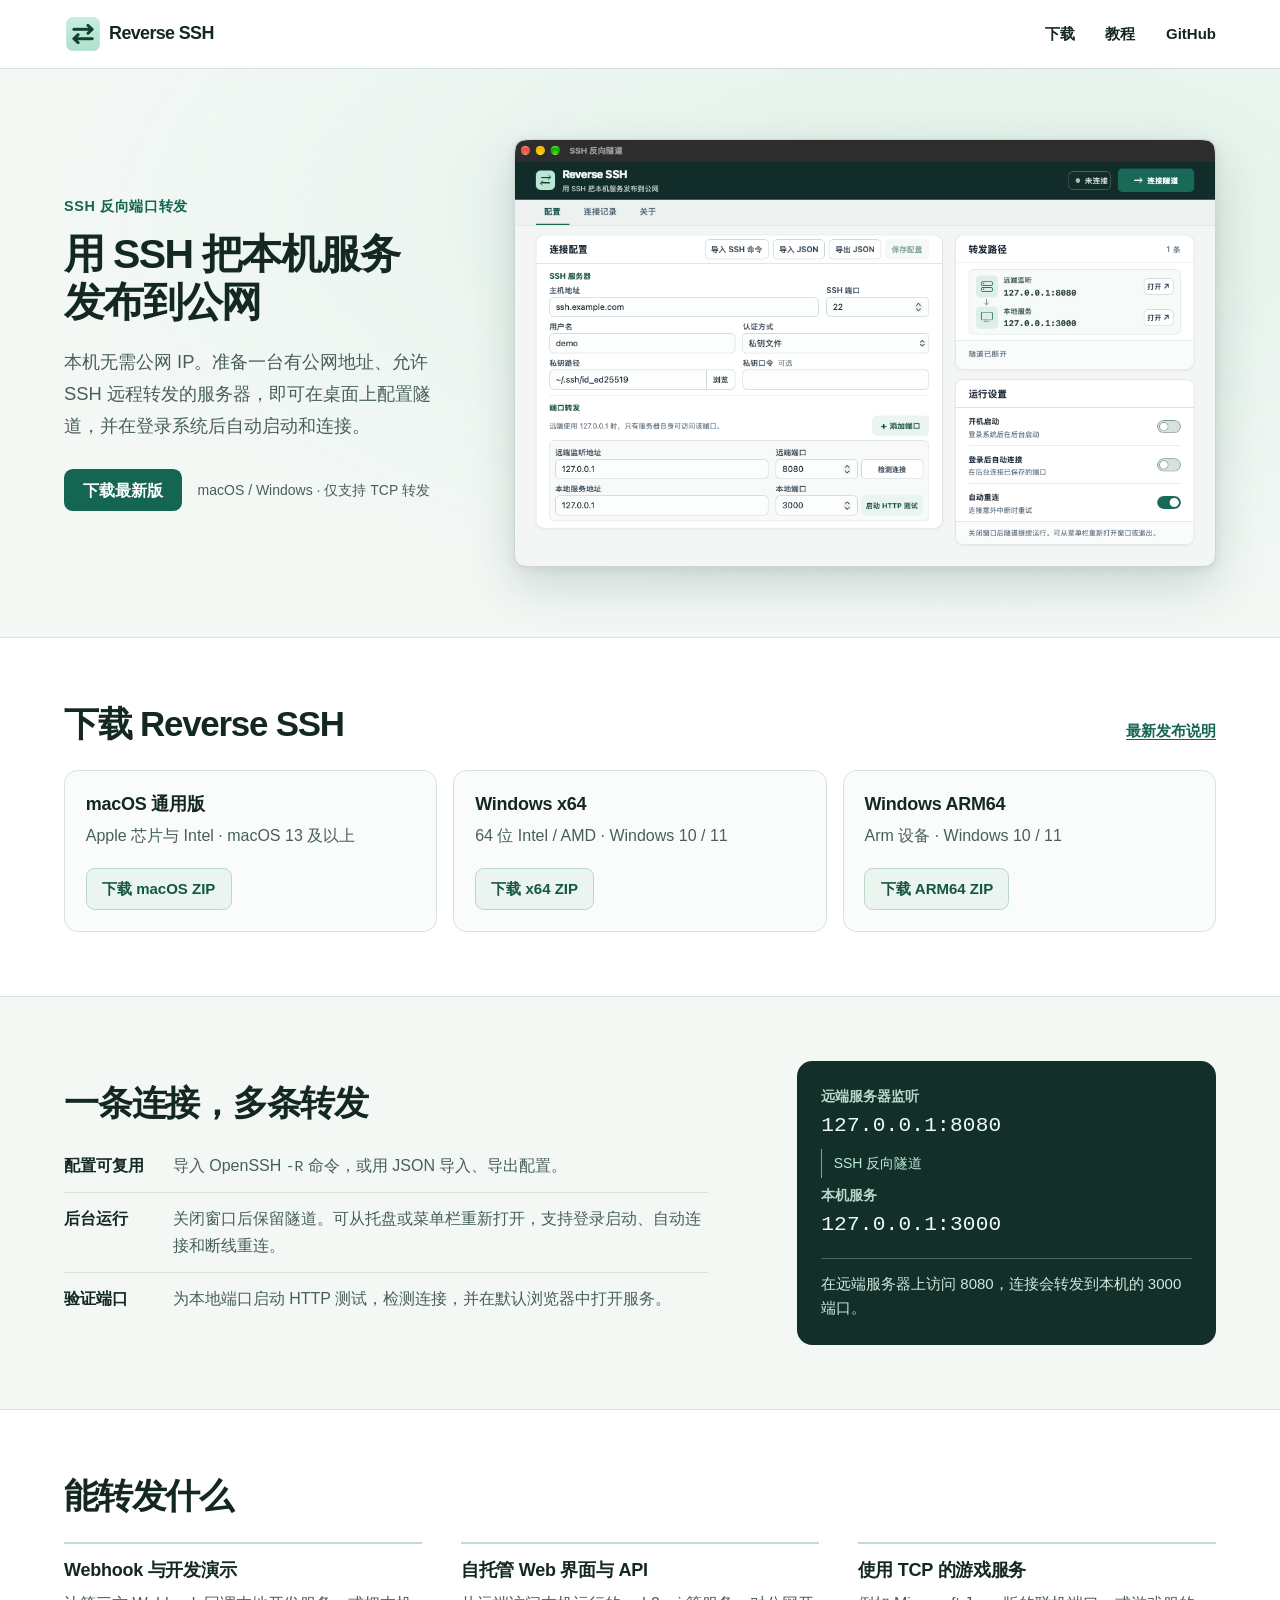
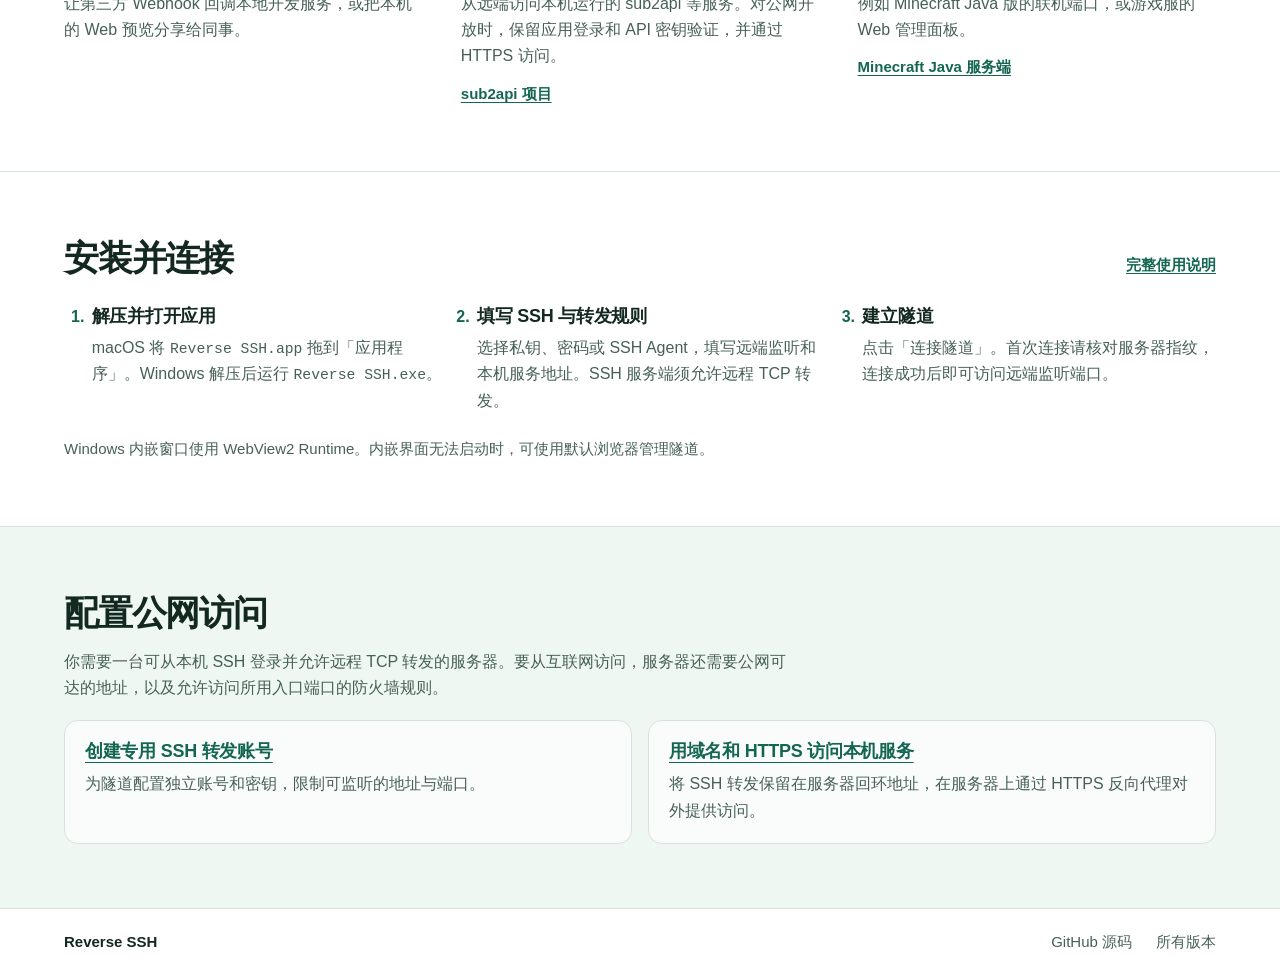
<file: docs/index.html>
<!doctype html>
<html lang="zh-CN">
<head>
  <meta charset="utf-8">
  <meta name="viewport" content="width=device-width, initial-scale=1">
  <meta name="color-scheme" content="light">
  <meta name="theme-color" content="#eff7f2">
  <meta name="description" content="Reverse SSH 为 macOS 和 Windows 提供图形化 SSH 反向转发，仅支持 TCP 端口转发，支持多端口、后台运行和登录后自动连接。">
  <title>Reverse SSH · SSH 反向隧道</title>
  <link rel="icon" href="assets/reverse-ssh-icon.png" type="image/png">
  <link rel="stylesheet" href="styles.css">
  <script src="latest-release.js" defer></script>
</head>
<body>
  <a class="skip" href="#download">跳到下载</a>
  <header class="header" id="top">
    <div class="wrap header-inner">
      <a class="brand" href="#top" aria-label="Reverse SSH 首页">
        <img src="assets/reverse-ssh-icon.png" alt="" width="38" height="38">
        <span>Reverse SSH</span>
      </a>
      <nav aria-label="网站导航">
        <a href="#download">下载</a>
        <a href="#guides">教程</a>
        <a href="https://github.com/AdemJensen/Reverse-SSH">GitHub</a>
      </nav>
    </div>
  </header>

  <main>
    <section class="hero" aria-labelledby="title">
      <div class="wrap hero-inner">
        <div class="hero-copy">
          <p class="eyebrow">SSH 反向端口转发</p>
          <h1 id="title">用 SSH 把本机服务<br>发布到公网</h1>
          <p class="hero-description">本机无需公网 IP。准备一台有公网地址、允许 SSH 远程转发的服务器，即可在桌面上配置隧道，并在登录系统后自动启动和连接。</p>
          <div class="hero-actions">
            <a class="button button-primary" href="#download">下载最新版</a>
            <span class="platforms">macOS / Windows · 仅支持 TCP 转发</span>
          </div>
        </div>
        <figure class="product">
          <img src="assets/reverse-ssh-macos.png" width="1080" height="657" alt="Reverse SSH 的 macOS 配置窗口，显示 SSH 服务器、端口转发规则和后台运行设置。">
        </figure>
      </div>
    </section>

    <section class="downloads section" id="download" aria-labelledby="download-title">
      <div class="wrap">
        <div class="section-head">
          <h2 id="download-title">下载 Reverse SSH</h2>
          <a class="text-link" id="latest-release" href="https://github.com/AdemJensen/Reverse-SSH/releases/latest">最新发布说明</a>
        </div>
        <div class="packages">
          <article class="package">
            <h3>macOS 通用版</h3>
            <p>Apple 芯片与 Intel · macOS 13 及以上</p>
            <a class="button button-package" href="https://github.com/AdemJensen/Reverse-SSH/releases/latest/download/ReverseSSH-macOS-Universal.zip">下载 macOS ZIP</a>
          </article>
          <article class="package">
            <h3>Windows x64</h3>
            <p>64 位 Intel / AMD · Windows 10 / 11</p>
            <a class="button button-package" href="https://github.com/AdemJensen/Reverse-SSH/releases/latest/download/ReverseSSH-Windows-x64.zip">下载 x64 ZIP</a>
          </article>
          <article class="package">
            <h3>Windows ARM64</h3>
            <p>Arm 设备 · Windows 10 / 11</p>
            <a class="button button-package" href="https://github.com/AdemJensen/Reverse-SSH/releases/latest/download/ReverseSSH-Windows-ARM64.zip">下载 ARM64 ZIP</a>
          </article>
        </div>
      </div>
    </section>

    <section class="workflow section" aria-labelledby="workflow-title">
      <div class="wrap workflow-inner">
        <div>
          <h2 id="workflow-title">一条连接，多条转发</h2>
          <dl class="features">
            <div><dt>配置可复用</dt><dd>导入 OpenSSH <code>-R</code> 命令，或用 JSON 导入、导出配置。</dd></div>
            <div><dt>后台运行</dt><dd>关闭窗口后保留隧道。可从托盘或菜单栏重新打开，支持登录启动、自动连接和断线重连。</dd></div>
            <div><dt>验证端口</dt><dd>为本地端口启动 HTTP 测试，检测连接，并在默认浏览器中打开服务。</dd></div>
          </dl>
        </div>
        <div class="route" aria-label="端口转发示例">
          <span class="route-label">远端服务器监听</span>
          <code>127.0.0.1:8080</code>
          <div class="route-line"><span>SSH 反向隧道</span></div>
          <span class="route-label">本机服务</span>
          <code>127.0.0.1:3000</code>
          <p>在远端服务器上访问 8080，连接会转发到本机的 3000 端口。</p>
        </div>
      </div>
    </section>

    <section class="section" aria-labelledby="examples-title">
      <div class="wrap">
        <div class="section-head">
          <h2 id="examples-title">能转发什么</h2>
        </div>
        <div class="examples">
          <article>
            <h3>Webhook 与开发演示</h3>
            <p>让第三方 Webhook 回调本地开发服务，或把本机的 Web 预览分享给同事。</p>
          </article>
          <article>
            <h3>自托管 Web 界面与 API</h3>
            <p>从远端访问本机运行的 sub2api 等服务。对公网开放时，保留应用登录和 API 密钥验证，并通过 HTTPS 访问。</p>
            <a class="text-link" href="https://github.com/Wei-Shaw/sub2api">sub2api 项目</a>
          </article>
          <article>
            <h3>使用 TCP 的游戏服务</h3>
            <p>例如 Minecraft Java 版的联机端口，或游戏服的 Web 管理面板。</p>
            <a class="text-link" href="https://www.minecraft.net/en-us/download/server">Minecraft Java 服务端</a>
          </article>
        </div>
      </div>
    </section>

    <section class="install section" id="start" aria-labelledby="start-title">
      <div class="wrap">
        <div class="section-head">
          <h2 id="start-title">安装并连接</h2>
          <a class="text-link" href="https://github.com/AdemJensen/Reverse-SSH#readme">完整使用说明</a>
        </div>
        <ol class="steps">
          <li>
            <h3>解压并打开应用</h3>
            <p>macOS 将 <code>Reverse SSH.app</code> 拖到「应用程序」。Windows 解压后运行 <code>Reverse SSH.exe</code>。</p>
          </li>
          <li>
            <h3>填写 SSH 与转发规则</h3>
            <p>选择私钥、密码或 SSH Agent，填写远端监听和本机服务地址。SSH 服务端须允许远程 TCP 转发。</p>
          </li>
          <li>
            <h3>建立隧道</h3>
            <p>点击「连接隧道」。首次连接请核对服务器指纹，连接成功后即可访问远端监听端口。</p>
          </li>
        </ol>
        <p class="install-note">Windows 内嵌窗口使用 WebView2 Runtime。内嵌界面无法启动时，可使用默认浏览器管理隧道。</p>
      </div>
    </section>

    <section class="guides section" id="guides" aria-labelledby="guides-title">
      <div class="wrap">
        <h2 id="guides-title">配置公网访问</h2>
        <p class="guides-intro">你需要一台可从本机 SSH 登录并允许远程 TCP 转发的服务器。要从互联网访问，服务器还需要公网可达的地址，以及允许访问所用入口端口的防火墙规则。</p>
        <div class="guide-options">
          <article>
            <h3><a href="ssh-tunnel-user.html">创建专用 SSH 转发账号</a></h3>
            <p>为隧道配置独立账号和密钥，限制可监听的地址与端口。</p>
          </article>
          <article>
            <h3><a href="https.html">用域名和 HTTPS 访问本机服务</a></h3>
            <p>将 SSH 转发保留在服务器回环地址，在服务器上通过 HTTPS 反向代理对外提供访问。</p>
          </article>
        </div>
      </div>
    </section>
  </main>

  <footer class="footer">
    <div class="wrap footer-inner">
      <span>Reverse SSH</span>
      <a href="https://github.com/AdemJensen/Reverse-SSH">GitHub 源码</a>
      <a href="https://github.com/AdemJensen/Reverse-SSH/releases">所有版本</a>
    </div>
  </footer>
</body>
</html>
</file>
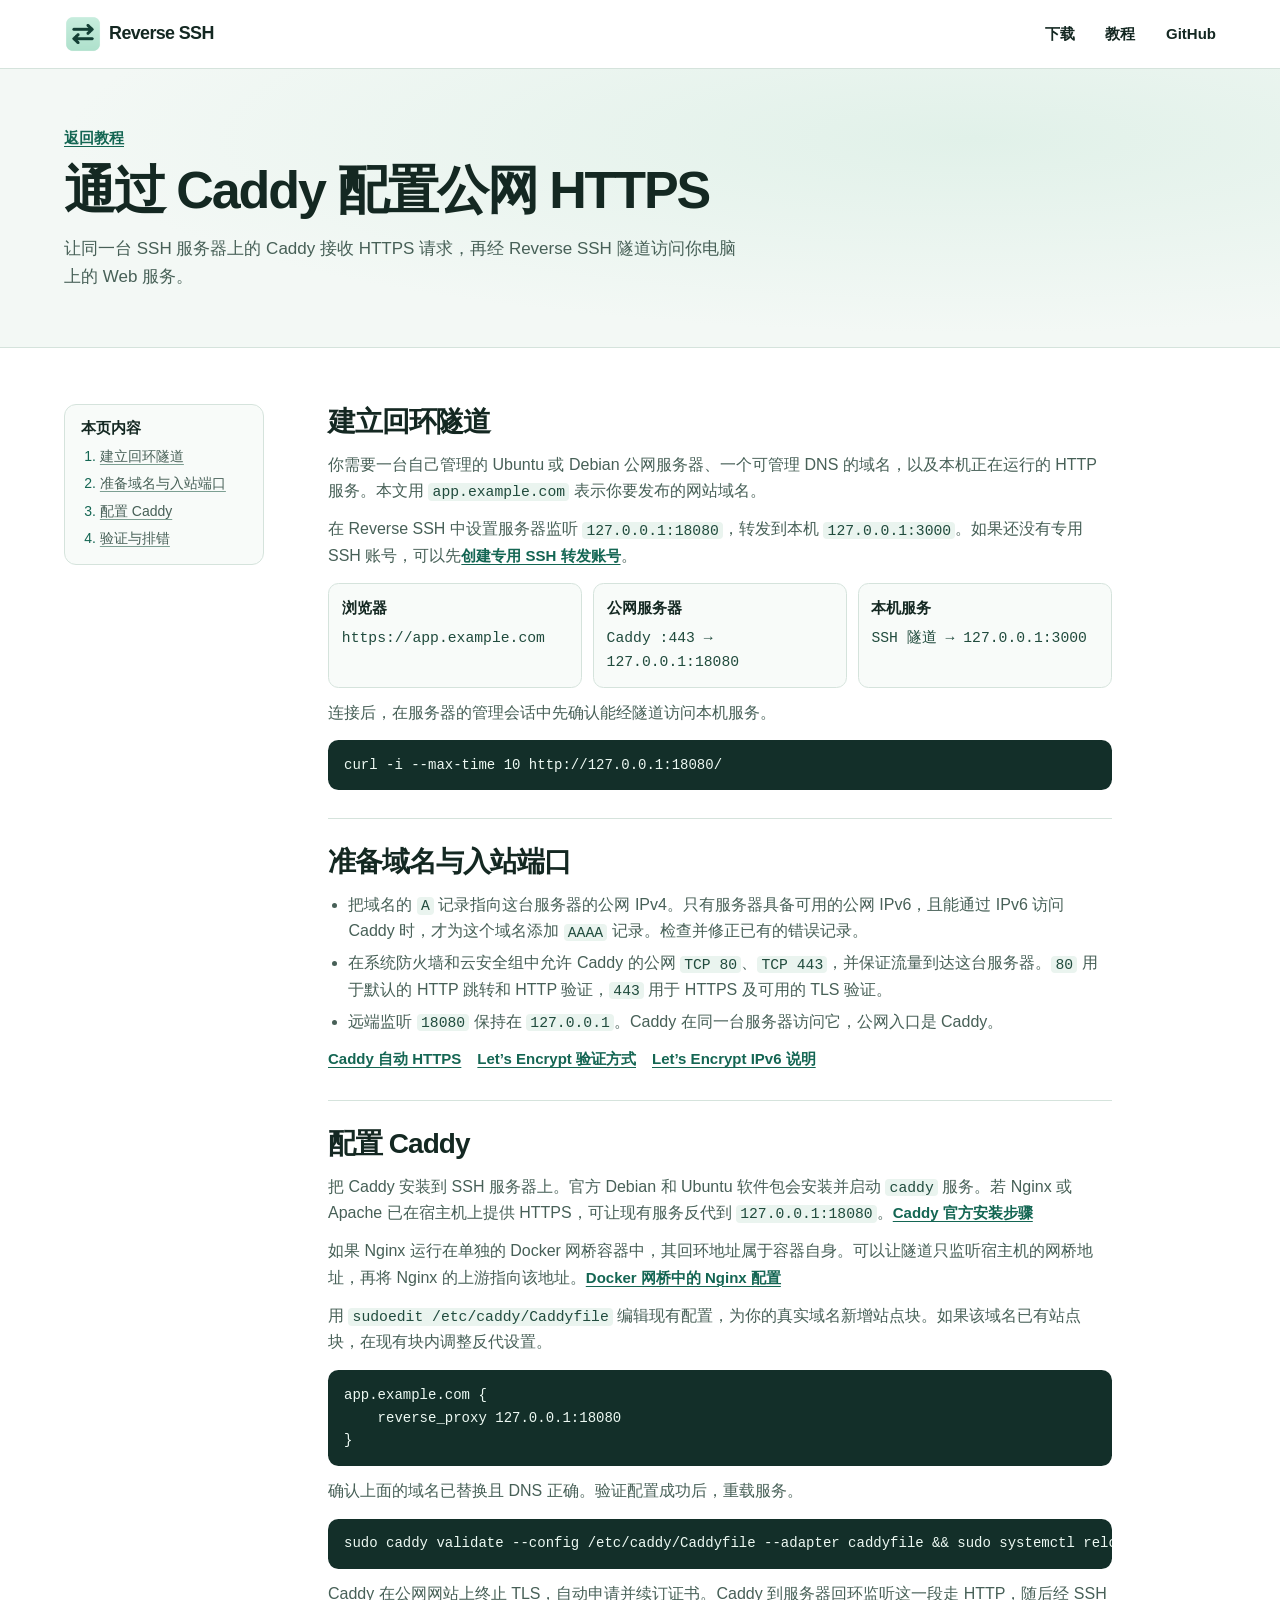
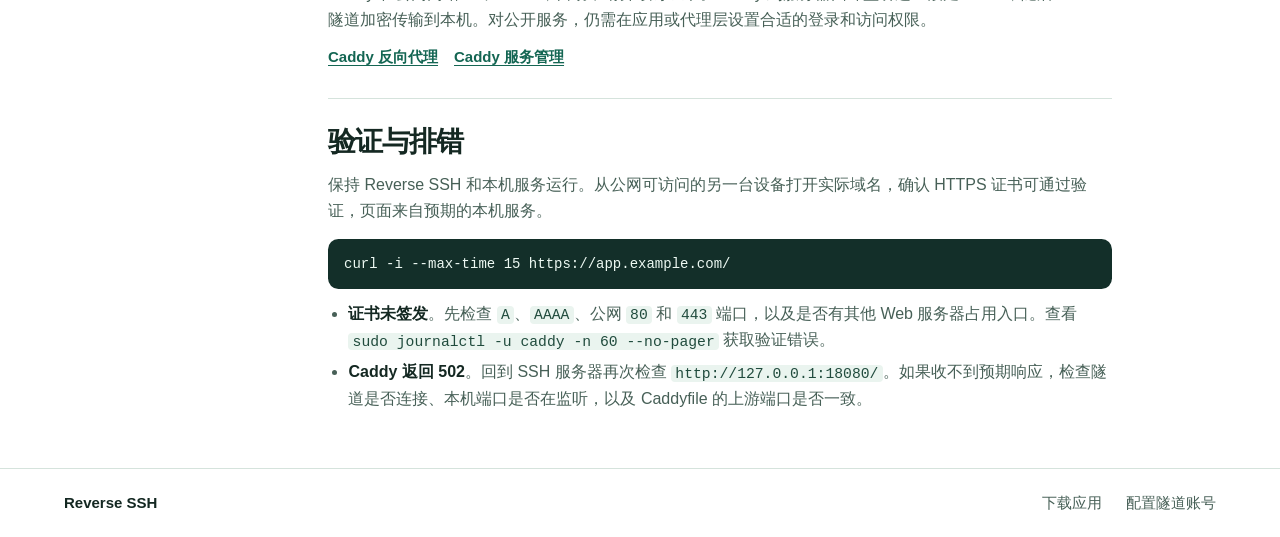
<file: docs/https.html>
<!doctype html>
<html lang="zh-CN">
<head>
  <meta charset="utf-8">
  <meta name="viewport" content="width=device-width, initial-scale=1">
  <meta name="theme-color" content="#eff7f2">
  <meta name="description" content="在同一台 SSH 服务器上用 Caddy 发布 Reverse SSH 隧道，通过域名和自动 HTTPS 访问本机的 Web 服务。">
  <title>通过 Caddy 配置公网 HTTPS · Reverse SSH</title>
  <link rel="icon" href="assets/reverse-ssh-icon.png" type="image/png">
  <link rel="stylesheet" href="styles.css">
  <link rel="stylesheet" href="tutorial.css">
</head>
<body>
  <a class="skip" href="#guide-content">跳到教程正文</a>
  <header class="header">
    <div class="wrap header-inner">
      <a class="brand" href="index.html" aria-label="Reverse SSH 首页">
        <img src="assets/reverse-ssh-icon.png" alt="" width="38" height="38">
        <span>Reverse SSH</span>
      </a>
      <nav aria-label="网站导航">
        <a href="index.html#download">下载</a>
        <a href="index.html#guides">教程</a>
        <a href="https://github.com/AdemJensen/Reverse-SSH">GitHub</a>
      </nav>
    </div>
  </header>

  <main>
    <section class="hero tutorial-hero" aria-labelledby="guide-title">
      <div class="wrap tutorial-intro">
        <a class="text-link" href="index.html#guides">返回教程</a>
        <h1 id="guide-title">通过 Caddy 配置公网 HTTPS</h1>
        <p>让同一台 SSH 服务器上的 Caddy 接收 HTTPS 请求，再经 Reverse SSH 隧道访问你电脑上的 Web 服务。</p>
      </div>
    </section>

    <div class="wrap tutorial-layout">
      <nav class="tutorial-toc" aria-label="本页目录">
        <h2>本页内容</h2>
        <ol>
          <li><a href="#tunnel">建立回环隧道</a></li>
          <li><a href="#dns">准备域名与入站端口</a></li>
          <li><a href="#caddy">配置 Caddy</a></li>
          <li><a href="#verify">验证与排错</a></li>
        </ol>
      </nav>
      <article class="tutorial-article" id="guide-content" aria-labelledby="guide-title">
        <section id="tunnel">
          <h2>建立回环隧道</h2>
          <p>你需要一台自己管理的 Ubuntu 或 Debian 公网服务器、一个可管理 DNS 的域名，以及本机正在运行的 HTTP 服务。本文用 <code>app.example.com</code> 表示你要发布的网站域名。</p>
          <p>在 Reverse SSH 中设置服务器监听 <code>127.0.0.1:18080</code>，转发到本机 <code>127.0.0.1:3000</code>。如果还没有专用 SSH 账号，可以先<a class="text-link" href="ssh-tunnel-user.html">创建专用 SSH 转发账号</a>。</p>
          <ol class="tutorial-flow" aria-label="从浏览器到本机服务的访问路径">
            <li><strong>浏览器</strong><code>https://app.example.com</code></li>
            <li><strong>公网服务器</strong><code>Caddy :443 → 127.0.0.1:18080</code></li>
            <li><strong>本机服务</strong><code>SSH 隧道 → 127.0.0.1:3000</code></li>
          </ol>
          <p>连接后，在服务器的管理会话中先确认能经隧道访问本机服务。</p>
          <pre tabindex="0" aria-label="从 SSH 服务器测试隧道内的 HTTP 服务"><code>curl -i --max-time 10 http://127.0.0.1:18080/</code></pre>
        </section>

        <section id="dns">
          <h2>准备域名与入站端口</h2>
          <ul>
            <li>把域名的 <code>A</code> 记录指向这台服务器的公网 IPv4。只有服务器具备可用的公网 IPv6，且能通过 IPv6 访问 Caddy 时，才为这个域名添加 <code>AAAA</code> 记录。检查并修正已有的错误记录。</li>
            <li>在系统防火墙和云安全组中允许 Caddy 的公网 <code>TCP 80</code>、<code>TCP 443</code>，并保证流量到达这台服务器。<code>80</code> 用于默认的 HTTP 跳转和 HTTP 验证，<code>443</code> 用于 HTTPS 及可用的 TLS 验证。</li>
            <li>远端监听 <code>18080</code> 保持在 <code>127.0.0.1</code>。Caddy 在同一台服务器访问它，公网入口是 Caddy。</li>
          </ul>
          <p class="tutorial-links"><a class="text-link" href="https://caddyserver.com/docs/automatic-https">Caddy 自动 HTTPS</a><a class="text-link" href="https://letsencrypt.org/docs/challenge-types/">Let’s Encrypt 验证方式</a><a class="text-link" href="https://letsencrypt.org/docs/ipv6-support/">Let’s Encrypt IPv6 说明</a></p>
        </section>

        <section id="caddy">
          <h2>配置 Caddy</h2>
          <p>把 Caddy 安装到 SSH 服务器上。官方 Debian 和 Ubuntu 软件包会安装并启动 <code>caddy</code> 服务。若 Nginx 或 Apache 已在宿主机上提供 HTTPS，可让现有服务反代到 <code>127.0.0.1:18080</code>。<a class="text-link" href="https://caddyserver.com/docs/install#debian-ubuntu-raspbian">Caddy 官方安装步骤</a></p>
          <p>如果 Nginx 运行在单独的 Docker 网桥容器中，其回环地址属于容器自身。可以让隧道只监听宿主机的网桥地址，再将 Nginx 的上游指向该地址。<a class="text-link" href="ssh-tunnel-user.html#docker-bridge">Docker 网桥中的 Nginx 配置</a></p>
          <p>用 <code>sudoedit /etc/caddy/Caddyfile</code> 编辑现有配置，为你的真实域名新增站点块。如果该域名已有站点块，在现有块内调整反代设置。</p>
          <pre tabindex="0" aria-label="将 Caddy 反向代理指向 SSH 回环端口"><code>app.example.com {
    reverse_proxy 127.0.0.1:18080
}</code></pre>
          <p>确认上面的域名已替换且 DNS 正确。验证配置成功后，重载服务。</p>
          <pre tabindex="0" aria-label="验证 Caddyfile 并重载 Caddy"><code>sudo caddy validate --config /etc/caddy/Caddyfile --adapter caddyfile &amp;&amp; sudo systemctl reload caddy</code></pre>
          <p>Caddy 在公网网站上终止 TLS，自动申请并续订证书。Caddy 到服务器回环监听这一段走 HTTP，随后经 SSH 隧道加密传输到本机。对公开服务，仍需在应用或代理层设置合适的登录和访问权限。</p>
          <p class="tutorial-links"><a class="text-link" href="https://caddyserver.com/docs/caddyfile/directives/reverse_proxy">Caddy 反向代理</a><a class="text-link" href="https://caddyserver.com/docs/running#using-the-service">Caddy 服务管理</a></p>
        </section>

        <section id="verify">
          <h2>验证与排错</h2>
          <p>保持 Reverse SSH 和本机服务运行。从公网可访问的另一台设备打开实际域名，确认 HTTPS 证书可通过验证，页面来自预期的本机服务。</p>
          <pre tabindex="0" aria-label="测试公网 HTTPS 地址"><code>curl -i --max-time 15 https://app.example.com/</code></pre>
          <ul>
            <li><strong>证书未签发</strong>。先检查 <code>A</code>、<code>AAAA</code>、公网 <code>80</code> 和 <code>443</code> 端口，以及是否有其他 Web 服务器占用入口。查看 <code>sudo journalctl -u caddy -n 60 --no-pager</code> 获取验证错误。</li>
            <li><strong>Caddy 返回 502</strong>。回到 SSH 服务器再次检查 <code>http://127.0.0.1:18080/</code>。如果收不到预期响应，检查隧道是否连接、本机端口是否在监听，以及 Caddyfile 的上游端口是否一致。</li>
          </ul>
        </section>
      </article>
    </div>
  </main>

  <footer class="footer">
    <div class="wrap footer-inner">
      <span>Reverse SSH</span>
      <a href="index.html#download">下载应用</a>
      <a href="ssh-tunnel-user.html">配置隧道账号</a>
    </div>
  </footer>
</body>
</html>
</file>
<file: docs/styles.css>
:root {
  color-scheme: light;
  --ink: #142822;
  --muted: #476057;
  --green: #146653;
  --green-hover: #0e5342;
  --paper: #fff;
  --wash: #eff7f2;
  --border: #d5e3dc;
  font-family: -apple-system, BlinkMacSystemFont, "Segoe UI", "PingFang SC", "Microsoft YaHei", sans-serif;
  font-size: 100%;
  color: var(--ink);
  background: var(--paper);
  line-height: 1.65;
}

*, *::before, *::after { box-sizing: border-box; }
html { scroll-behavior: smooth; }
body, h1, h2, h3, p, figure, dl, dd, ol { margin: 0; }
a { color: inherit; }
a:focus-visible { outline: 3px solid #29886e; outline-offset: 4px; }
img { display: block; max-width: 100%; }
code { font-family: ui-monospace, "SFMono-Regular", Consolas, monospace; font-size: .92em; }
.wrap { width: min(calc(100% - 4.5rem), 72rem); margin-inline: auto; }
.skip { position: fixed; z-index: 1; top: .75rem; left: .75rem; padding: .5rem .9rem; transform: translateY(-180%); border-radius: .5rem; background: var(--paper); color: var(--green); }
.skip:focus { transform: none; }

.header { border-bottom: 1px solid var(--border); }
.header-inner, .footer-inner { display: flex; align-items: center; gap: 1.5rem; }
.header-inner { min-height: 4.25rem; justify-content: space-between; }
.brand { display: inline-flex; align-items: center; gap: .44rem; font-size: 1.12rem; font-weight: 760; letter-spacing: -.035em; text-decoration: none; white-space: nowrap; }
.brand img { width: 2.38rem; height: 2.38rem; }
.header nav { display: flex; align-items: center; gap: clamp(1rem, 2.4vw, 2rem); font-size: .9375rem; font-weight: 630; white-space: nowrap; }
.header nav a, .footer a { text-decoration: none; }
.header nav a:hover, .footer a:hover { color: var(--green); text-decoration: underline; text-underline-offset: .22em; }

.hero { background: radial-gradient(ellipse at 76% 25%, #e1f1e9, transparent 66%), #f3f8f5; border-bottom: 1px solid var(--border); }
.hero-inner { display: grid; grid-template-columns: minmax(18rem, .76fr) minmax(0, 1.38fr); align-items: center; gap: clamp(1.5rem, 5vw, 4rem); padding-block: clamp(3.25rem, 5.5vw, 5rem); }
.eyebrow { margin-bottom: .8rem; color: var(--green); font-size: .9rem; font-weight: 740; letter-spacing: .045em; }
h1 { font-size: clamp(2.5rem, 4.5vw, 4.1rem); font-weight: 780; line-height: 1.17; letter-spacing: -.04em; }
.hero-copy h1 { font-size: clamp(2rem, 3.2vw, 3rem); }
.hero-description { max-width: 24rem; margin-top: 1.2rem; color: var(--muted); font-size: clamp(1rem, 1.48vw, 1.15rem); line-height: 1.72; }
.hero-actions { display: flex; align-items: center; gap: .95rem; flex-wrap: wrap; margin-top: 1.75rem; }
.button { display: inline-flex; align-items: center; justify-content: center; min-height: 2.625rem; padding: .55rem .95rem; border-radius: .55rem; font-weight: 680; text-decoration: none; line-height: 1.35; }
.button-primary { padding-inline: 1.2rem; background: var(--green); color: #fff; }
.button-primary:hover { background: var(--green-hover); }
.platforms { color: var(--muted); font-size: .875rem; }
.product { border: 1px solid #24463c25; border-radius: .72rem; box-shadow: 0 1.2rem 3rem #17372c2b, 0 .2rem .6rem #203d3214; overflow: hidden; background: #e9f0ed; }
.product img { width: 100%; height: auto; }

.section { padding-block: clamp(2.7rem, 5vw, 4.875rem); }
.section-head { display: flex; flex-wrap: wrap; justify-content: space-between; align-items: baseline; gap: .65rem 1.25rem; margin-bottom: 1.45rem; }
h2 { font-size: clamp(1.65rem, 2.8vw, 2.18rem); font-weight: 760; line-height: 1.28; letter-spacing: -.035em; }
.text-link { color: var(--green); font-size: .9375rem; font-weight: 650; text-decoration-thickness: 1px; text-underline-offset: .23em; }
.text-link:hover { color: var(--green-hover); }
.packages { display: grid; grid-template-columns: repeat(3, minmax(0, 1fr)); gap: 1rem; }
.package { display: flex; flex-direction: column; align-items: flex-start; gap: .35rem; padding: 1.3rem; border: 1px solid var(--border); border-radius: .85rem; min-width: 0; background: #fafcfb; }
.package h3, .steps h3, .examples h3, .guide-options h3 { font-size: 1.125rem; font-weight: 735; line-height: 1.4; letter-spacing: -.014em; }
.package p, .steps p, .features dd, .examples p, .guide-options p, .guides-intro { color: var(--muted); }
.package p { margin-bottom: .85rem; }
.button-package { margin-top: auto; border: 1px solid #bbd6ca; background: #eaf5ef; color: #155741; font-size: .9375rem; }
.button-package:hover { border-color: #94c3b2; background: #dcefe5; }

.workflow { background: #f3f8f5; border-block: 1px solid var(--border); }
.workflow-inner { display: grid; grid-template-columns: minmax(0, 1.26fr) minmax(16rem, .82fr); align-items: center; gap: clamp(2rem, 7vw, 6rem); }
.features { margin-top: .9rem; }
.features > div { display: grid; grid-template-columns: 6rem 1fr; gap: .8rem; padding-block: .8rem; }
.features > div + div { border-top: 1px solid var(--border); }
.features dt { font-weight: 740; }
.route { display: flex; align-items: flex-start; flex-direction: column; padding: 1.5rem; border-radius: .95rem; background: #132f29; color: #effbf5; }
.route-label { color: #b7d7c9; font-size: .875rem; font-weight: 640; }
.route code { font-size: clamp(1rem, 2.1vw, 1.32rem); letter-spacing: .01em; }
.route-line { display: flex; align-items: center; margin: .35rem 0; min-height: 1.85rem; padding-left: .72rem; border-left: 1px solid #75a995; color: #bbebd4; font-size: .875rem; }
.route p { width: 100%; margin-top: 1rem; border-top: 1px solid #41685b; padding-top: .8rem; color: #d0e7dc; font-size: .9375rem; }

.examples { display: grid; grid-template-columns: repeat(3, minmax(0, 1fr)); gap: clamp(1rem, 3vw, 2.5rem); }
.examples article { padding-top: .9rem; border-top: 2px solid #bddecf; }
.examples p, .guide-options p { margin-block: .45rem; }
.examples .text-link { display: inline-block; margin-top: .3rem; }
.install { border-top: 1px solid var(--border); }
.steps { padding-left: 1.55rem; display: grid; grid-template-columns: repeat(3, minmax(0, 1fr)); gap: 1.8rem; }
.steps li { padding-left: .18rem; }
.steps li::marker { color: var(--green); font-weight: 750; }
.steps p { margin-top: .36rem; }
.install-note { margin-top: 1.45rem; color: var(--muted); font-size: .9375rem; }

.guides { border-top: 1px solid var(--border); background: var(--wash); }
.guides-intro { max-width: 46rem; margin-top: .8rem; }
.guide-options { display: grid; grid-template-columns: repeat(2, minmax(0, 1fr)); gap: 1rem; margin-top: 1.15rem; }
.guide-options article { border: 1px solid var(--border); border-radius: .85rem; background: #fafcfb; padding: 1.15rem 1.25rem; }
.guide-options h3 a { color: var(--green); text-underline-offset: .26em; text-decoration-thickness: 1px; }
.guide-options h3 a:hover { color: var(--green-hover); }
.guide-options p { margin-bottom: 0; }

.footer { border-top: 1px solid var(--border); }
.footer-inner { min-height: 4.25rem; font-size: .9375rem; color: var(--muted); }
.footer-inner span { margin-right: auto; color: var(--ink); font-weight: 720; }

@media (max-width: 57rem) {
  .wrap { width: min(calc(100% - 3rem), 72rem); }
  .hero-inner { grid-template-columns: minmax(0, 1fr); gap: 2.2rem; }
  .hero-description { max-width: 31rem; }
  .packages { gap: .65rem; }
  .package { padding: 1rem; }
}

@media (max-width: 43rem) {
  .packages, .steps, .workflow-inner, .examples, .guide-options { grid-template-columns: minmax(0, 1fr); }
  .steps { gap: 1.15rem; }
  .package { padding: 1.2rem; }
  .package p { margin-bottom: .55rem; }
  .workflow-inner { gap: 1.45rem; }
}

@media (max-width: 27rem) {
  .wrap { width: calc(100% - 2rem); }
  .header-inner, .footer-inner { gap: .75rem; }
  .header nav { gap: .75rem; font-size: .9rem; }
  .brand { gap: .3rem; font-size: 1rem; }
  .brand img { width: 2rem; height: 2rem; }
  .features > div { grid-template-columns: minmax(0, 1fr); gap: .12rem; }
  .route { padding: 1.15rem; }
}

@media (prefers-reduced-motion: reduce) {
  html { scroll-behavior: auto; }
}
</file>
<file: docs/tutorial.css>
.tutorial-intro { padding-block: clamp(2rem, 4.5vw, 3.5rem); }
.tutorial-intro h1 { margin-top: .55rem; font-size: clamp(1.9rem, 4.35vw, 3.25rem); }
.tutorial-intro p { max-width: 43rem; margin-top: .85rem; color: var(--muted); font-size: 1.0625rem; }
.tutorial-layout { display: grid; grid-template-columns: 12.5rem minmax(0, 49rem); align-items: start; gap: clamp(2rem, 5vw, 4.5rem); padding-block: clamp(1.75rem, 4.5vw, 3.5rem); }
.tutorial-toc { position: sticky; top: 1rem; padding: .85rem 1rem; border: 1px solid var(--border); border-radius: .75rem; background: #f8fbf9; }
.tutorial-toc h2 { font-size: .9375rem; letter-spacing: normal; }
.tutorial-toc ol { padding-left: 1.18rem; margin-top: .45rem; color: var(--muted); font-size: .875rem; }
.tutorial-toc li + li { margin-top: .28rem; }
.tutorial-toc li::marker { color: var(--green); }
.tutorial-toc a { text-decoration-color: #7c9f92; text-underline-offset: .2em; }
.tutorial-toc a:hover { color: var(--green); }

.tutorial-article { min-width: 0; color: var(--muted); overflow-wrap: anywhere; }
.tutorial-article section { scroll-margin-top: 1.2rem; }
.tutorial-article section + section { border-top: 1px solid var(--border); margin-top: 1.75rem; padding-top: 1.55rem; }
.tutorial-article h2 { color: var(--ink); font-size: clamp(1.35rem, 2.4vw, 1.75rem); }
.tutorial-article p { margin-top: .75rem; }
.tutorial-article ul { padding-left: 1.28rem; margin-block: .75rem 0; }
.tutorial-article li + li { margin-top: .35rem; }
.tutorial-article strong { color: var(--ink); }
.tutorial-article :not(pre) > code { padding: .05em .28em; border-radius: .25rem; background: #eaf4ef; color: #204b3d; }
.tutorial-article pre { max-width: 100%; margin: .9rem 0 0; padding: .85rem 1rem; overflow-x: auto; border-radius: .65rem; background: #132f29; color: #edf9f3; line-height: 1.6; overflow-wrap: normal; }
.tutorial-article pre code { color: inherit; font-size: .875rem; }
.tutorial-article pre:focus-visible { outline: 3px solid #29886e; outline-offset: 3px; }
.tutorial-links { display: flex; flex-wrap: wrap; gap: .3rem 1rem; }

.tutorial-map { margin-top: .85rem; border: 1px solid var(--border); border-radius: .65rem; background: #f8fbf9; }
.tutorial-map > div { display: grid; grid-template-columns: minmax(7.4rem, .37fr) minmax(0, 1fr); gap: .6rem; padding: .42rem .85rem; }
.tutorial-map > div + div { border-top: 1px solid var(--border); }
.tutorial-map dt { color: var(--ink); font-size: .9375rem; font-weight: 670; }
.tutorial-flow { display: grid; grid-template-columns: repeat(3, minmax(0, 1fr)); gap: .65rem; padding: 0; margin-top: .9rem; list-style: none; }
.tutorial-flow li { display: grid; gap: .3rem; align-content: start; padding: .75rem .8rem; border: 1px solid var(--border); border-radius: .65rem; background: #f8fbf9; }
.tutorial-flow li + li { margin-top: 0; }
.tutorial-flow strong { font-size: .9375rem; }
.tutorial-flow li > code { padding: 0; background: transparent; }

@media (max-width: 50rem) {
  .tutorial-layout { grid-template-columns: minmax(0, 1fr); gap: 1.5rem; }
  .tutorial-toc { position: static; }
  .tutorial-toc ol { display: flex; flex-wrap: wrap; gap: .35rem 1.4rem; padding: 0; list-style: none; }
  .tutorial-toc li + li { margin-top: 0; }
}

@media (max-width: 37rem) {
  .tutorial-flow { grid-template-columns: minmax(0, 1fr); }
  .tutorial-map > div { grid-template-columns: minmax(5.35rem, .4fr) minmax(0, 1fr); }
}
</file>
